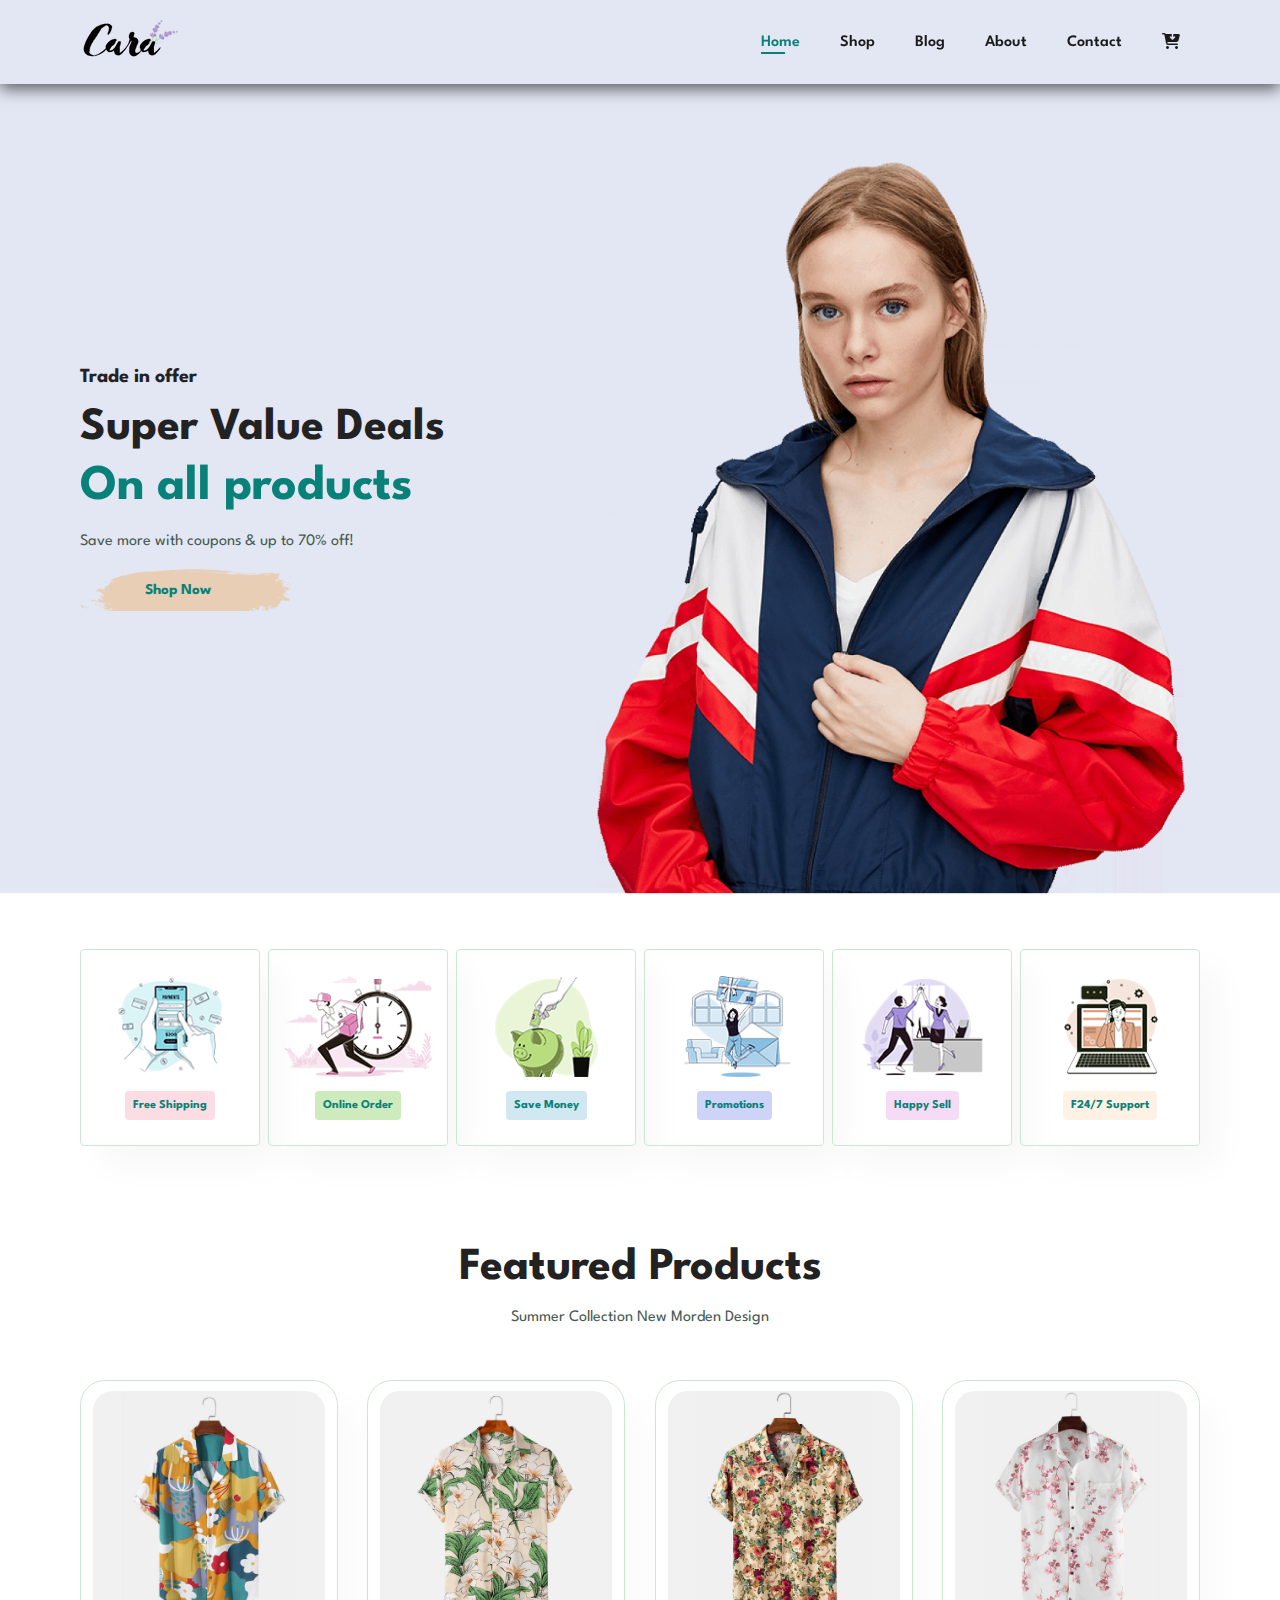
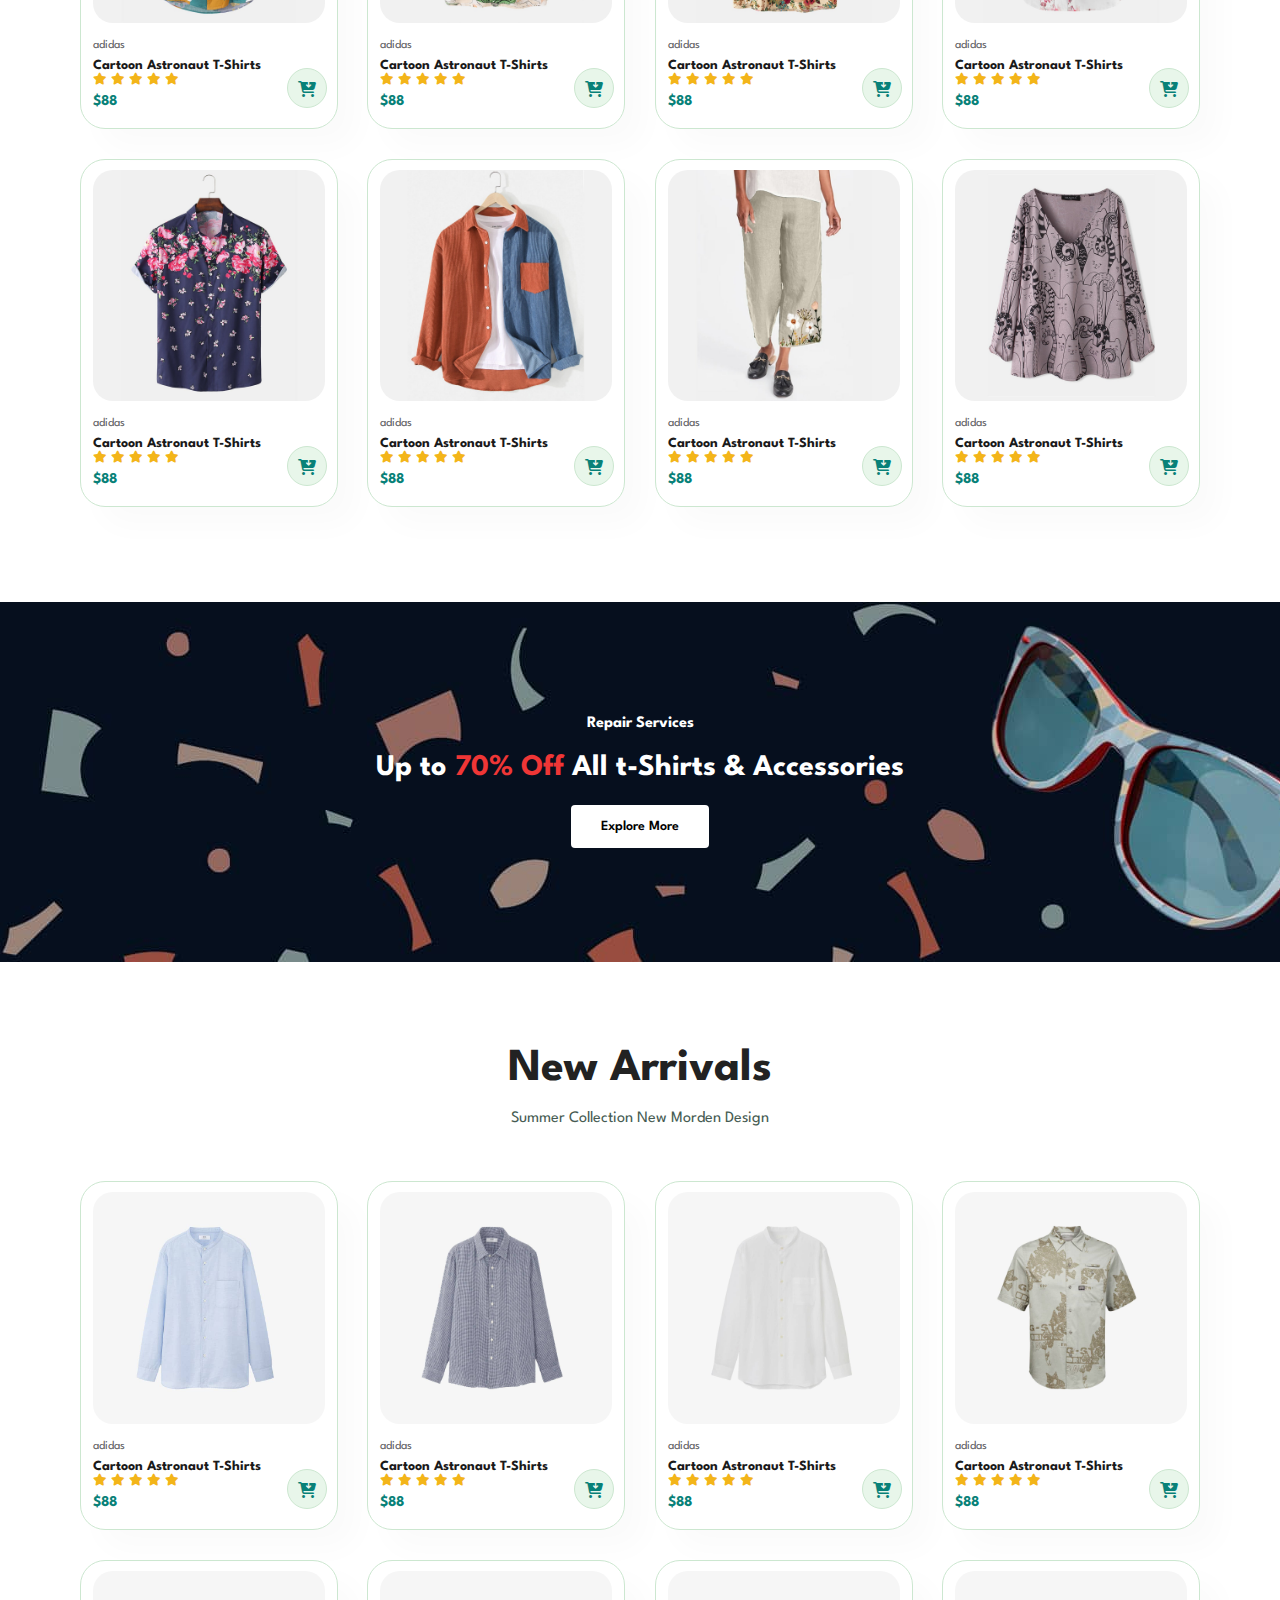
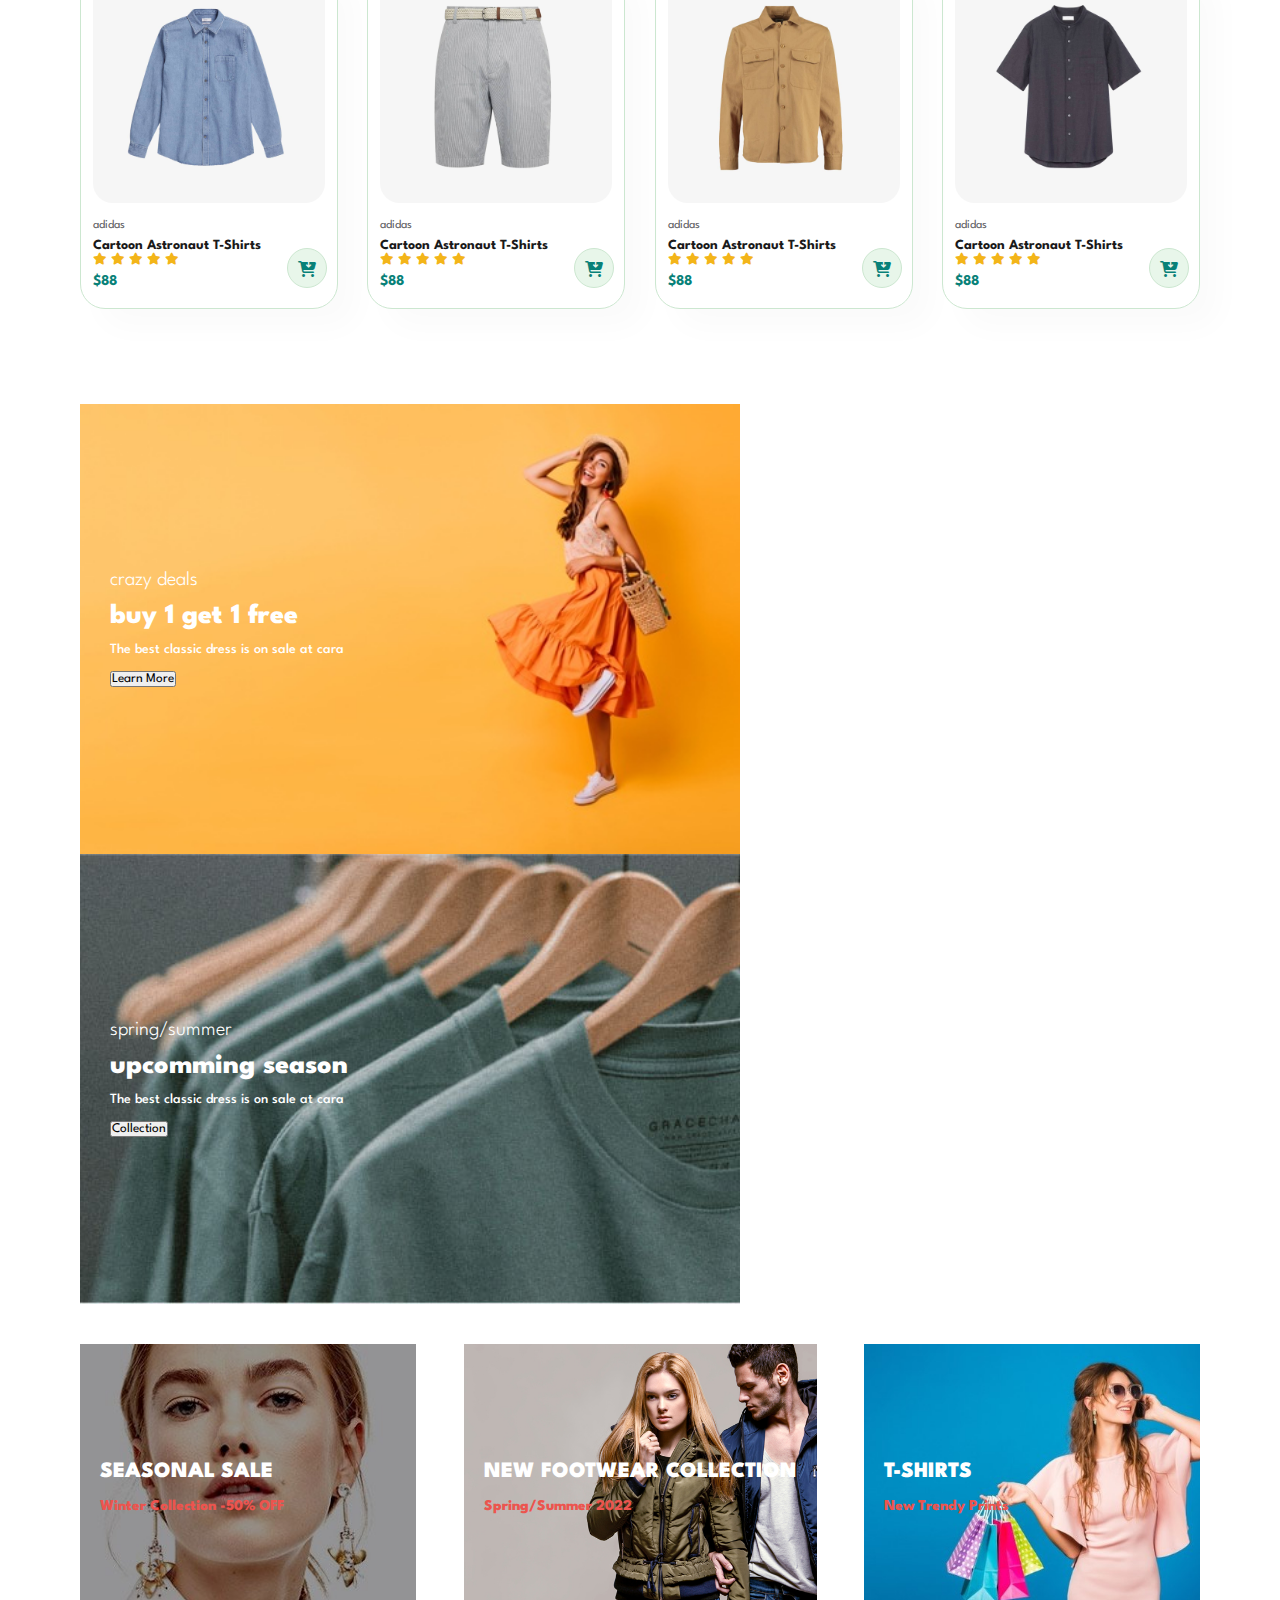
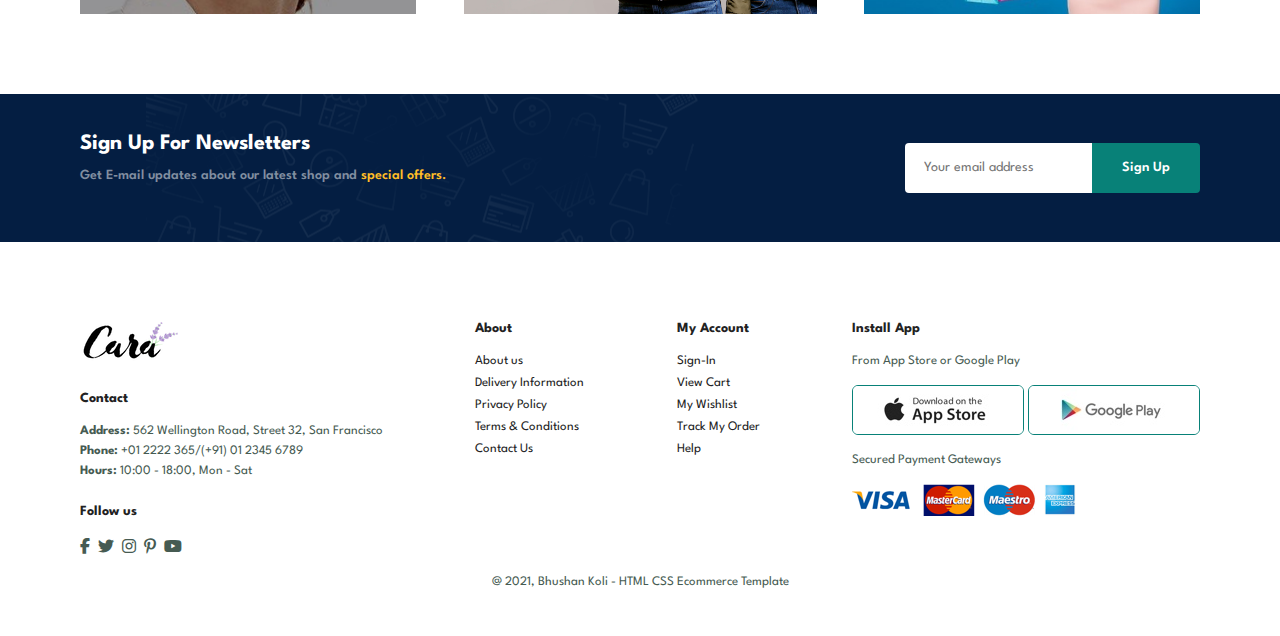
<file: index.html>
<!DOCTYPE html>
<html lang="en">

<head>
    <meta charset="UTF-8">
    <meta http-equiv="X-UA-Compatible" content="IE=edge">
    <meta name="viewport" content="width=device-width, initial-scale=1.0">
    <title>Cara Website</title>
    <link rel="stylesheet" href="https://cdnjs.cloudflare.com/ajax/libs/font-awesome/6.1.1/css/all.min.css">
    <link rel="stylesheet" href="style.css">
</head>

<body>
    <section id="header">
        <a href="#"><img src="img/logo.png" class="logo" alt="logo"></a>
        <div>
            <ul id="navbar">
                <li><a class="active" href="index.html">Home</a></li>
                <li><a href="shop.html">Shop</a></li>
                <li><a href="blog.html">Blog</a></li>
                <li><a href="about.html">About</a></li>
                <li><a href="contact.html">Contact</a></li>
                <li><a href="cart.html" id="cart-arrorw-down"><i class="fa-solid fa-cart-arrow-down"></i></a></li>
                <a href="#" id="close"><i class="fa-solid fa-xmark"></i></a>
            </ul>
        </div>
        <div id="mobile">
            <a href="cart.html"><i class="fa-solid fa-cart-arrow-down"></i></a>
            <i id="bar" class="fas fa-outdent"></i>
        </div>
    </section>

    <section id="hero">
        <h4>Trade in offer</h4>
        <h2>Super Value Deals</h2>
        <h1>On all products</h1>
        <p>Save more with coupons & up to 70% off! </p>
        <button>Shop Now</button>

    </section>

    <section id="feature" class="section-p1">
        <div class="fe-box">
            <img src="img/features/f1.png" alt="">
            <h6>Free Shipping</h6>
        </div>
        <div class="fe-box">
            <img src="img/features/f2.png" alt="">
            <h6>Online Order</h6>
        </div>
        <div class="fe-box">
            <img src="img/features/f3.png" alt="">
            <h6>Save Money</h6>
        </div>
        <div class="fe-box">
            <img src="img/features/f4.png" alt="">
            <h6>Promotions</h6>
        </div>
        <div class="fe-box">
            <img src="img/features/f5.png" alt="">
            <h6>Happy Sell</h6>
        </div>
        <div class="fe-box">
            <img src="img/features/f6.png" alt="">
            <h6>F24/7 Support</h6>
        </div>
    </section>

    <section id="product1" class="section-p1">
        <h2>Featured Products</h2>
        <p>Summer Collection New Morden Design</p>
        <div class="pro-container">
            <div class="pro">
                <img src="img/products/f1.jpg" alt="">
                <div class="des">
                    <span>adidas</span>
                    <h5>Cartoon Astronaut T-Shirts</h5>
                    <div class="star">
                        <i class="fas fa-star"></i>
                        <i class="fas fa-star"></i>
                        <i class="fas fa-star"></i>
                        <i class="fas fa-star"></i>
                        <i class="fas fa-star"></i>
                    </div>
                    <h4>$88</h4>
                </div>
                <a href=" "><i class="fa-solid fa-cart-arrow-down cart "></i></a>
            </div>
            <div class="pro">
                <img src="img/products/f2.jpg" alt="">
                <div class="des">
                    <span>adidas</span>
                    <h5>Cartoon Astronaut T-Shirts</h5>
                    <div class="star">
                        <i class="fas fa-star"></i>
                        <i class="fas fa-star"></i>
                        <i class="fas fa-star"></i>
                        <i class="fas fa-star"></i>
                        <i class="fas fa-star"></i>
                    </div>
                    <h4>$88</h4>
                </div>
                <a href=" "><i class="fa-solid fa-cart-arrow-down cart "></i></a>
            </div>
            <div class="pro">
                <img src="img/products/f3.jpg" alt="">
                <div class="des">
                    <span>adidas</span>
                    <h5>Cartoon Astronaut T-Shirts</h5>
                    <div class="star">
                        <i class="fas fa-star"></i>
                        <i class="fas fa-star"></i>
                        <i class="fas fa-star"></i>
                        <i class="fas fa-star"></i>
                        <i class="fas fa-star"></i>
                    </div>
                    <h4>$88</h4>
                </div>
                <a href=" "><i class="fa-solid fa-cart-arrow-down cart "></i></a>
            </div>
            <div class="pro">
                <img src="img/products/f4.jpg" alt="">
                <div class="des">
                    <span>adidas</span>
                    <h5>Cartoon Astronaut T-Shirts</h5>
                    <div class="star">
                        <i class="fas fa-star"></i>
                        <i class="fas fa-star"></i>
                        <i class="fas fa-star"></i>
                        <i class="fas fa-star"></i>
                        <i class="fas fa-star"></i>
                    </div>
                    <h4>$88</h4>
                </div>
                <a href=" "><i class="fa-solid fa-cart-arrow-down cart "></i></a>
            </div>
            <div class="pro">
                <img src="img/products/f5.jpg" alt="">
                <div class="des">
                    <span>adidas</span>
                    <h5>Cartoon Astronaut T-Shirts</h5>
                    <div class="star">
                        <i class="fas fa-star"></i>
                        <i class="fas fa-star"></i>
                        <i class="fas fa-star"></i>
                        <i class="fas fa-star"></i>
                        <i class="fas fa-star"></i>
                    </div>
                    <h4>$88</h4>
                </div>
                <a href=" "><i class="fa-solid fa-cart-arrow-down cart "></i></a>
            </div>
            <div class="pro">
                <img src="img/products/f6.jpg" alt="">
                <div class="des">
                    <span>adidas</span>
                    <h5>Cartoon Astronaut T-Shirts</h5>
                    <div class="star">
                        <i class="fas fa-star"></i>
                        <i class="fas fa-star"></i>
                        <i class="fas fa-star"></i>
                        <i class="fas fa-star"></i>
                        <i class="fas fa-star"></i>
                    </div>
                    <h4>$88</h4>
                </div>
                <a href=" "><i class="fa-solid fa-cart-arrow-down cart "></i></a>
            </div>
            <div class="pro">
                <img src="img/products/f7.jpg" alt="">
                <div class="des">
                    <span>adidas</span>
                    <h5>Cartoon Astronaut T-Shirts</h5>
                    <div class="star">
                        <i class="fas fa-star"></i>
                        <i class="fas fa-star"></i>
                        <i class="fas fa-star"></i>
                        <i class="fas fa-star"></i>
                        <i class="fas fa-star"></i>
                    </div>
                    <h4>$88</h4>
                </div>
                <a href=" "><i class="fa-solid fa-cart-arrow-down cart "></i></a>
            </div>
            <div class="pro">
                <img src="img/products/f8.jpg" alt="">
                <div class="des">
                    <span>adidas</span>
                    <h5>Cartoon Astronaut T-Shirts</h5>
                    <div class="star">
                        <i class="fas fa-star"></i>
                        <i class="fas fa-star"></i>
                        <i class="fas fa-star"></i>
                        <i class="fas fa-star"></i>
                        <i class="fas fa-star"></i>
                    </div>
                    <h4>$88</h4>
                </div>
                <a href=" "><i class="fa-solid fa-cart-arrow-down cart "></i></a>
            </div>

        </div>
    </section>

    <section id="banner" class="section-m1">
        <h4>Repair Services </h4>
        <h2>Up to <span>70% Off</span> All t-Shirts & Accessories</h2>
        <button class="normal">Explore More</button>
    </section>

    <section id="product1" class=" section-p1">
        <h2>New Arrivals</h2>
        <p>Summer Collection New Morden Design</p>
        <div class="pro-container">
            <div class="pro">
                <img src="img/products/n1.jpg" alt="">
                <div class="des">
                    <span>adidas</span>
                    <h5>Cartoon Astronaut T-Shirts</h5>
                    <div class="star">
                        <i class="fas fa-star"></i>
                        <i class="fas fa-star"></i>
                        <i class="fas fa-star"></i>
                        <i class="fas fa-star"></i>
                        <i class="fas fa-star"></i>
                    </div>
                    <h4>$88</h4>
                </div>
                <a href=" "><i class="fa-solid fa-cart-arrow-down cart "></i></a>
            </div>
            <div class="pro">
                <img src="img/products/n2.jpg" alt="">
                <div class="des">
                    <span>adidas</span>
                    <h5>Cartoon Astronaut T-Shirts</h5>
                    <div class="star">
                        <i class="fas fa-star"></i>
                        <i class="fas fa-star"></i>
                        <i class="fas fa-star"></i>
                        <i class="fas fa-star"></i>
                        <i class="fas fa-star"></i>
                    </div>
                    <h4>$88</h4>
                </div>
                <a href=" "><i class="fa-solid fa-cart-arrow-down cart "></i></a>
            </div>
            <div class="pro">
                <img src="img/products/n3.jpg" alt="">
                <div class="des">
                    <span>adidas</span>
                    <h5>Cartoon Astronaut T-Shirts</h5>
                    <div class="star">
                        <i class="fas fa-star"></i>
                        <i class="fas fa-star"></i>
                        <i class="fas fa-star"></i>
                        <i class="fas fa-star"></i>
                        <i class="fas fa-star"></i>
                    </div>
                    <h4>$88</h4>
                </div>
                <a href=" "><i class="fa-solid fa-cart-arrow-down cart "></i></a>
            </div>
            <div class="pro">
                <img src="img/products/n4.jpg" alt="">
                <div class="des">
                    <span>adidas</span>
                    <h5>Cartoon Astronaut T-Shirts</h5>
                    <div class="star">
                        <i class="fas fa-star"></i>
                        <i class="fas fa-star"></i>
                        <i class="fas fa-star"></i>
                        <i class="fas fa-star"></i>
                        <i class="fas fa-star"></i>
                    </div>
                    <h4>$88</h4>
                </div>
                <a href=" "><i class="fa-solid fa-cart-arrow-down cart "></i></a>
            </div>
            <div class="pro">
                <img src="img/products/n5.jpg" alt="">
                <div class="des">
                    <span>adidas</span>
                    <h5>Cartoon Astronaut T-Shirts</h5>
                    <div class="star">
                        <i class="fas fa-star"></i>
                        <i class="fas fa-star"></i>
                        <i class="fas fa-star"></i>
                        <i class="fas fa-star"></i>
                        <i class="fas fa-star"></i>
                    </div>
                    <h4>$88</h4>
                </div>
                <a href=" "><i class="fa-solid fa-cart-arrow-down cart "></i></a>
            </div>
            <div class="pro">
                <img src="img/products/n6.jpg" alt="">
                <div class="des">
                    <span>adidas</span>
                    <h5>Cartoon Astronaut T-Shirts</h5>
                    <div class="star">
                        <i class="fas fa-star"></i>
                        <i class="fas fa-star"></i>
                        <i class="fas fa-star"></i>
                        <i class="fas fa-star"></i>
                        <i class="fas fa-star"></i>
                    </div>
                    <h4>$88</h4>
                </div>
                <a href=" "><i class="fa-solid fa-cart-arrow-down cart "></i></a>
            </div>
            <div class="pro">
                <img src="img/products/n7.jpg" alt="">
                <div class="des">
                    <span>adidas</span>
                    <h5>Cartoon Astronaut T-Shirts</h5>
                    <div class="star">
                        <i class="fas fa-star"></i>
                        <i class="fas fa-star"></i>
                        <i class="fas fa-star"></i>
                        <i class="fas fa-star"></i>
                        <i class="fas fa-star"></i>
                    </div>
                    <h4>$88</h4>
                </div>
                <a href=" "><i class="fa-solid fa-cart-arrow-down cart "></i></a>
            </div>
            <div class="pro">
                <img src="img/products/n8.jpg" alt="">
                <div class="des">
                    <span>adidas</span>
                    <h5>Cartoon Astronaut T-Shirts</h5>
                    <div class="star">
                        <i class="fas fa-star"></i>
                        <i class="fas fa-star"></i>
                        <i class="fas fa-star"></i>
                        <i class="fas fa-star"></i>
                        <i class="fas fa-star"></i>
                    </div>
                    <h4>$88</h4>
                </div>
                <a href=" "><i class="fa-solid fa-cart-arrow-down cart "></i></a>
            </div>

        </div>
    </section>

    <section id="sm-banner" class="section-p1">
        <div class="banner-box">
            <h4>crazy deals</h4>
            <h2>buy 1 get 1 free</h2>
            <span>The best classic dress is on sale at cara</span>
            <button class="white">Learn More</button>
        </div>
        <div class="banner-box banner-box2">
            <h4>spring/summer</h4>
            <h2>upcomming season</h2>
            <span>The best classic dress is on sale at cara</span>
            <button class="white">Collection</button>
        </div>
    </section>

    <section id="banner3">
        <div class="banner-box">
            <h2>SEASONAL SALE</h2>
            <h3>Winter Collection -50% OFF</h3>
        </div>
        <div class="banner-box banner-box2">
            <h2>NEW FOOTWEAR COLLECTION </h2>
            <h3>Spring/Summer 2022</h3>
        </div>
        <div class="banner-box banner-box3">
            <h2>T-SHIRTS</h2>
            <h3>New Trendy Prints</h3>
        </div>
    </section>

    <section id="newsletter" class="section-p1 section-m1">
        <div class="newstext">
            <h4>Sign Up For Newsletters</h4>
            <p>Get E-mail updates about our latest shop and <span>special offers.</span>
            </p>
        </div>
        <div class="form">
            <input type="text" placeholder="Your email address">
            <button class="normal">Sign Up</button>
        </div>
    </section>

    <footer class="section-p1">
        <div class="col">
            <img class="logo" src="img/logo.png" alt="">
            <h4>Contact</h4>
            <p><strong>Address: </strong> 562 Wellington Road, Street 32, San Francisco</p>
            <p><strong>Phone:</strong> +01 2222 365/(+91) 01 2345 6789</p>
            <p><strong>Hours:</strong> 10:00 - 18:00, Mon - Sat</p>
            <div class="follow">
                <h4>Follow us</h4>
                <div class="icon">
                    <i class="fab fa-facebook-f"></i>
                    <i class="fab fa-twitter"></i>
                    <i class="fab fa-instagram"></i>
                    <i class="fab fa-pinterest-p"></i>
                    <i class="fab fa-youtube"></i>
                </div>
            </div>
        </div>
        <div class="col">
            <h4>About</h4>
            <a href="#">About us</a>
            <a href="#">Delivery Information</a>
            <a href="#">Privacy Policy</a>
            <a href="#">Terms & Conditions</a>
            <a href="#">Contact Us</a>
        </div>
        <div class="col">
            <h4>My Account</h4>
            <a href="#">Sign-In</a>
            <a href="#">View Cart</a>
            <a href="#">My Wishlist</a>
            <a href="#">Track My Order</a>
            <a href="#">Help</a>
        </div>
        <div class="col install">
            <h4>Install App</h4>
            <p>From App Store or Google Play</p>
            <div class="row">
                <img src="img/pay/app.jpg" alt="">
                <img src="img/pay/play.jpg" alt="">
            </div>
            <p>Secured Payment Gateways </p>
            <img src="img/pay/pay.png" alt="">
        </div>
        <div class="copyright">
            <p>@ 2021, Bhushan Koli - HTML CSS Ecommerce Template</p>
        </div>
    </footer>


    <script src="script.js"></script>
</body>

</html>
</file>
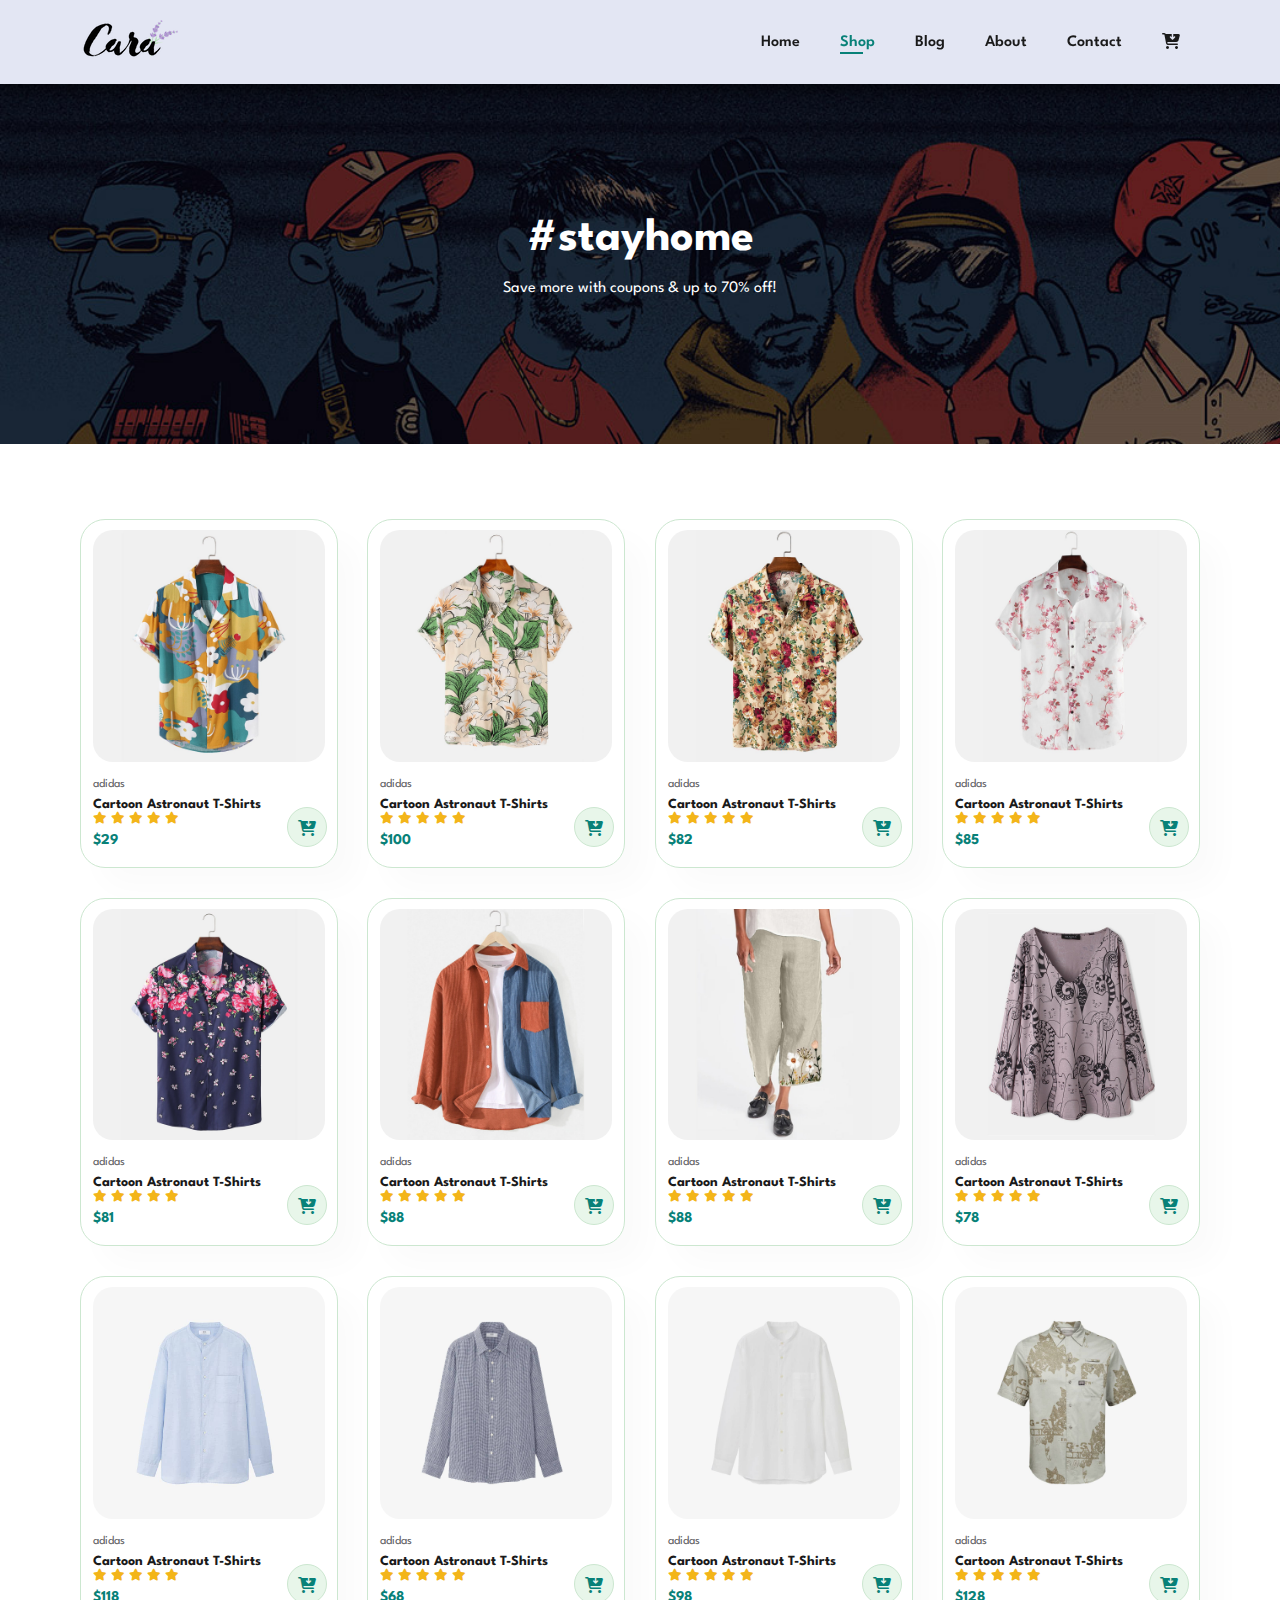
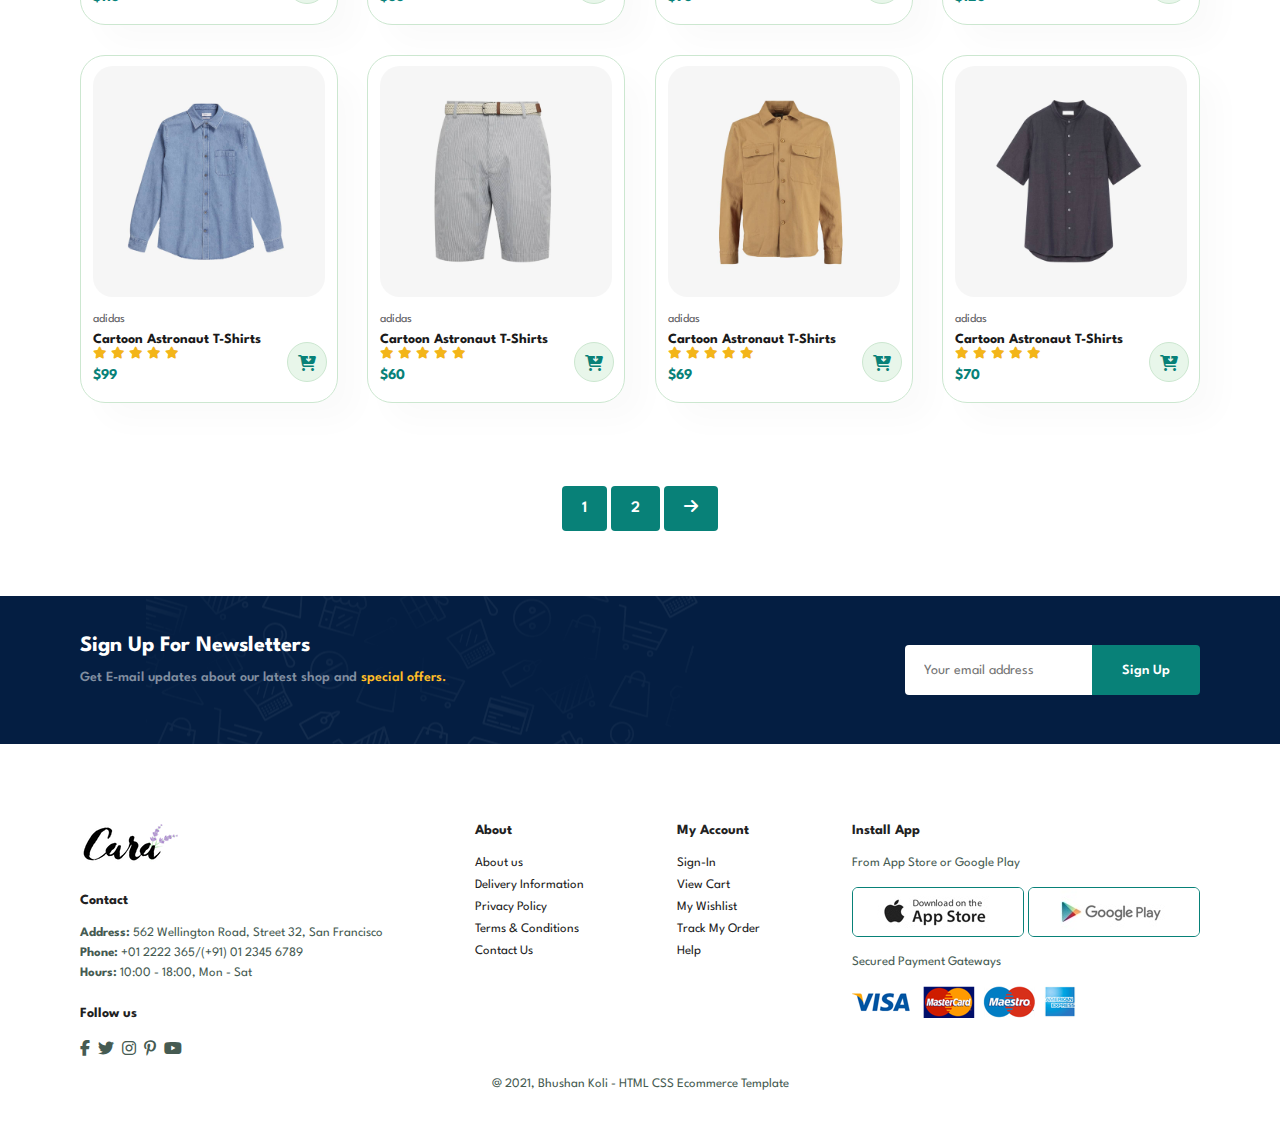
<file: shop.html>
<!DOCTYPE html>
<html lang="en">

<head>
    <meta charset="UTF-8">
    <meta http-equiv="X-UA-Compatible" content="IE=edge">
    <meta name="viewport" content="width=device-width, initial-scale=1.0">
    <title>Cara Website</title>
    <link rel="stylesheet" href="https://cdnjs.cloudflare.com/ajax/libs/font-awesome/6.1.1/css/all.min.css">
    <link rel="stylesheet" href="style.css">
</head>

<body>
    <section id="header">
        <a href="#"><img src="img/logo.png" class="logo" alt="logo"></a>
        <div>
            <ul id="navbar">
                <li><a href="index.html">Home</a></li>
                <li><a class="active" href="shop.html">Shop</a></li>
                <li><a href="blog.html">Blog</a></li>
                <li><a href="about.html">About</a></li>
                <li><a href="contact.html">Contact</a></li>
                <li><a href="cart.html" id="cart-arrorw-down"><i class="fa-solid fa-cart-arrow-down"></i></a></li>
                <a href="#" id="close"><i class="fa-solid fa-xmark"></i></a>
            </ul>
        </div>
        <div id="mobile">
            <a href="cart.html"><i class="fa-solid fa-cart-arrow-down"></i></a>
            <i id="bar" class="fas fa-outdent"></i>
        </div>
    </section>

    <section id="page-header">
        <h2>#stayhome</h2>
        <p>Save more with coupons & up to 70% off! </p>
    </section>


    <section id="product1" class="section-p1">
        <div class="pro-container">
            <div class="pro">
                <img src="img/products/f1.jpg" alt="">
                <div class="des">
                    <span>adidas</span>
                    <h5>Cartoon Astronaut T-Shirts</h5>
                    <div class="star">
                        <i class="fas fa-star"></i>
                        <i class="fas fa-star"></i>
                        <i class="fas fa-star"></i>
                        <i class="fas fa-star"></i>
                        <i class="fas fa-star"></i>
                    </div>
                    <h4>$29</h4>
                </div>
                <a href=" "><i class="fa-solid fa-cart-arrow-down cart "></i></a>
            </div>
            <div class="pro">
                <img src="img/products/f2.jpg" alt="">
                <div class="des">
                    <span>adidas</span>
                    <h5>Cartoon Astronaut T-Shirts</h5>
                    <div class="star">
                        <i class="fas fa-star"></i>
                        <i class="fas fa-star"></i>
                        <i class="fas fa-star"></i>
                        <i class="fas fa-star"></i>
                        <i class="fas fa-star"></i>
                    </div>
                    <h4>$100</h4>
                </div>
                <a href=" "><i class="fa-solid fa-cart-arrow-down cart "></i></a>
            </div>
            <div class="pro">
                <img src="img/products/f3.jpg" alt="">
                <div class="des">
                    <span>adidas</span>
                    <h5>Cartoon Astronaut T-Shirts</h5>
                    <div class="star">
                        <i class="fas fa-star"></i>
                        <i class="fas fa-star"></i>
                        <i class="fas fa-star"></i>
                        <i class="fas fa-star"></i>
                        <i class="fas fa-star"></i>
                    </div>
                    <h4>$82</h4>
                </div>
                <a href=" "><i class="fa-solid fa-cart-arrow-down cart "></i></a>
            </div>
            <div class="pro">
                <img src="img/products/f4.jpg" alt="">
                <div class="des">
                    <span>adidas</span>
                    <h5>Cartoon Astronaut T-Shirts</h5>
                    <div class="star">
                        <i class="fas fa-star"></i>
                        <i class="fas fa-star"></i>
                        <i class="fas fa-star"></i>
                        <i class="fas fa-star"></i>
                        <i class="fas fa-star"></i>
                    </div>
                    <h4>$85</h4>
                </div>
                <a href=" "><i class="fa-solid fa-cart-arrow-down cart "></i></a>
            </div>
            <div class="pro">
                <img src="img/products/f5.jpg" alt="">
                <div class="des">
                    <span>adidas</span>
                    <h5>Cartoon Astronaut T-Shirts</h5>
                    <div class="star">
                        <i class="fas fa-star"></i>
                        <i class="fas fa-star"></i>
                        <i class="fas fa-star"></i>
                        <i class="fas fa-star"></i>
                        <i class="fas fa-star"></i>
                    </div>
                    <h4>$81</h4>
                </div>
                <a href=" "><i class="fa-solid fa-cart-arrow-down cart "></i></a>
            </div>
            <div class="pro">
                <img src="img/products/f6.jpg" alt="">
                <div class="des">
                    <span>adidas</span>
                    <h5>Cartoon Astronaut T-Shirts</h5>
                    <div class="star">
                        <i class="fas fa-star"></i>
                        <i class="fas fa-star"></i>
                        <i class="fas fa-star"></i>
                        <i class="fas fa-star"></i>
                        <i class="fas fa-star"></i>
                    </div>
                    <h4>$88</h4>
                </div>
                <a href=" "><i class="fa-solid fa-cart-arrow-down cart "></i></a>
            </div>
            <div class="pro">
                <img src="img/products/f7.jpg" alt="">
                <div class="des">
                    <span>adidas</span>
                    <h5>Cartoon Astronaut T-Shirts</h5>
                    <div class="star">
                        <i class="fas fa-star"></i>
                        <i class="fas fa-star"></i>
                        <i class="fas fa-star"></i>
                        <i class="fas fa-star"></i>
                        <i class="fas fa-star"></i>
                    </div>
                    <h4>$88</h4>
                </div>
                <a href=" "><i class="fa-solid fa-cart-arrow-down cart "></i></a>
            </div>
            <div class="pro">
                <img src="img/products/f8.jpg" alt="">
                <div class="des">
                    <span>adidas</span>
                    <h5>Cartoon Astronaut T-Shirts</h5>
                    <div class="star">
                        <i class="fas fa-star"></i>
                        <i class="fas fa-star"></i>
                        <i class="fas fa-star"></i>
                        <i class="fas fa-star"></i>
                        <i class="fas fa-star"></i>
                    </div>
                    <h4>$78</h4>
                </div>
                <a href=" "><i class="fa-solid fa-cart-arrow-down cart "></i></a>
            </div>
            <div class="pro">
                <img src="img/products/n1.jpg" alt="">
                <div class="des">
                    <span>adidas</span>
                    <h5>Cartoon Astronaut T-Shirts</h5>
                    <div class="star">
                        <i class="fas fa-star"></i>
                        <i class="fas fa-star"></i>
                        <i class="fas fa-star"></i>
                        <i class="fas fa-star"></i>
                        <i class="fas fa-star"></i>
                    </div>
                    <h4>$118</h4>
                </div>
                <a href=" "><i class="fa-solid fa-cart-arrow-down cart "></i></a>
            </div>
            <div class="pro">
                <img src="img/products/n2.jpg" alt="">
                <div class="des">
                    <span>adidas</span>
                    <h5>Cartoon Astronaut T-Shirts</h5>
                    <div class="star">
                        <i class="fas fa-star"></i>
                        <i class="fas fa-star"></i>
                        <i class="fas fa-star"></i>
                        <i class="fas fa-star"></i>
                        <i class="fas fa-star"></i>
                    </div>
                    <h4>$68</h4>
                </div>
                <a href=" "><i class="fa-solid fa-cart-arrow-down cart "></i></a>
            </div>
            <div class="pro">
                <img src="img/products/n3.jpg" alt="">
                <div class="des">
                    <span>adidas</span>
                    <h5>Cartoon Astronaut T-Shirts</h5>
                    <div class="star">
                        <i class="fas fa-star"></i>
                        <i class="fas fa-star"></i>
                        <i class="fas fa-star"></i>
                        <i class="fas fa-star"></i>
                        <i class="fas fa-star"></i>
                    </div>
                    <h4>$98</h4>
                </div>
                <a href=" "><i class="fa-solid fa-cart-arrow-down cart "></i></a>
            </div>
            <div class="pro">
                <img src="img/products/n4.jpg" alt="">
                <div class="des">
                    <span>adidas</span>
                    <h5>Cartoon Astronaut T-Shirts</h5>
                    <div class="star">
                        <i class="fas fa-star"></i>
                        <i class="fas fa-star"></i>
                        <i class="fas fa-star"></i>
                        <i class="fas fa-star"></i>
                        <i class="fas fa-star"></i>
                    </div>
                    <h4>$128</h4>
                </div>
                <a href=" "><i class="fa-solid fa-cart-arrow-down cart "></i></a>
            </div>
            <div class="pro">
                <img src="img/products/n5.jpg" alt="">
                <div class="des">
                    <span>adidas</span>
                    <h5>Cartoon Astronaut T-Shirts</h5>
                    <div class="star">
                        <i class="fas fa-star"></i>
                        <i class="fas fa-star"></i>
                        <i class="fas fa-star"></i>
                        <i class="fas fa-star"></i>
                        <i class="fas fa-star"></i>
                    </div>
                    <h4>$99</h4>
                </div>
                <a href=" "><i class="fa-solid fa-cart-arrow-down cart "></i></a>
            </div>
            <div class="pro">
                <img src="img/products/n6.jpg" alt="">
                <div class="des">
                    <span>adidas</span>
                    <h5>Cartoon Astronaut T-Shirts</h5>
                    <div class="star">
                        <i class="fas fa-star"></i>
                        <i class="fas fa-star"></i>
                        <i class="fas fa-star"></i>
                        <i class="fas fa-star"></i>
                        <i class="fas fa-star"></i>
                    </div>
                    <h4>$60</h4>
                </div>
                <a href=" "><i class="fa-solid fa-cart-arrow-down cart "></i></a>
            </div>
            <div class="pro">
                <img src="img/products/n7.jpg" alt="">
                <div class="des">
                    <span>adidas</span>
                    <h5>Cartoon Astronaut T-Shirts</h5>
                    <div class="star">
                        <i class="fas fa-star"></i>
                        <i class="fas fa-star"></i>
                        <i class="fas fa-star"></i>
                        <i class="fas fa-star"></i>
                        <i class="fas fa-star"></i>
                    </div>
                    <h4>$69</h4>
                </div>
                <a href=" "><i class="fa-solid fa-cart-arrow-down cart "></i></a>
            </div>
            <div class="pro">
                <img src="img/products/n8.jpg" alt="">
                <div class="des">
                    <span>adidas</span>
                    <h5>Cartoon Astronaut T-Shirts</h5>
                    <div class="star">
                        <i class="fas fa-star"></i>
                        <i class="fas fa-star"></i>
                        <i class="fas fa-star"></i>
                        <i class="fas fa-star"></i>
                        <i class="fas fa-star"></i>
                    </div>
                    <h4>$70</h4>
                </div>
                <a href=" "><i class="fa-solid fa-cart-arrow-down cart "></i></a>
            </div>
        </div>
    </section>

    <section id="pagination" class="section-p1">
        <a href="#">1</a>
        <a href="#">2</a>
        <a href="#"><i class="fa-solid fa-arrow-right"></i></a>
    </section>

    <section id="newsletter" class="section-p1 section-m1">
        <div class="newstext">
            <h4>Sign Up For Newsletters</h4>
            <p>Get E-mail updates about our latest shop and <span>special offers.</span>
            </p>
        </div>
        <div class="form">
            <input type="text" placeholder="Your email address">
            <button class="normal">Sign Up</button>
        </div>
    </section>

    <footer class="section-p1">
        <div class="col">
            <img class="logo" src="img/logo.png" alt="">
            <h4>Contact</h4>
            <p><strong>Address: </strong> 562 Wellington Road, Street 32, San Francisco</p>
            <p><strong>Phone:</strong> +01 2222 365/(+91) 01 2345 6789</p>
            <p><strong>Hours:</strong> 10:00 - 18:00, Mon - Sat</p>
            <div class="follow">
                <h4>Follow us</h4>
                <div class="icon">
                    <i class="fab fa-facebook-f"></i>
                    <i class="fab fa-twitter"></i>
                    <i class="fab fa-instagram"></i>
                    <i class="fab fa-pinterest-p"></i>
                    <i class="fab fa-youtube"></i>
                </div>
            </div>
        </div>
        <div class="col">
            <h4>About</h4>
            <a href="#">About us</a>
            <a href="#">Delivery Information</a>
            <a href="#">Privacy Policy</a>
            <a href="#">Terms & Conditions</a>
            <a href="#">Contact Us</a>
        </div>
        <div class="col">
            <h4>My Account</h4>
            <a href="#">Sign-In</a>
            <a href="#">View Cart</a>
            <a href="#">My Wishlist</a>
            <a href="#">Track My Order</a>
            <a href="#">Help</a>
        </div>
        <div class="col install">
            <h4>Install App</h4>
            <p>From App Store or Google Play</p>
            <div class="row">
                <img src="img/pay/app.jpg" alt="">
                <img src="img/pay/play.jpg" alt="">
            </div>
            <p>Secured Payment Gateways </p>
            <img src="img/pay/pay.png" alt="">
        </div>
        <div class="copyright">
            <p>@ 2021, Bhushan Koli - HTML CSS Ecommerce Template</p>
        </div>
    </footer>


    <script src="script.js"></script>
</body>

</html>
</file>
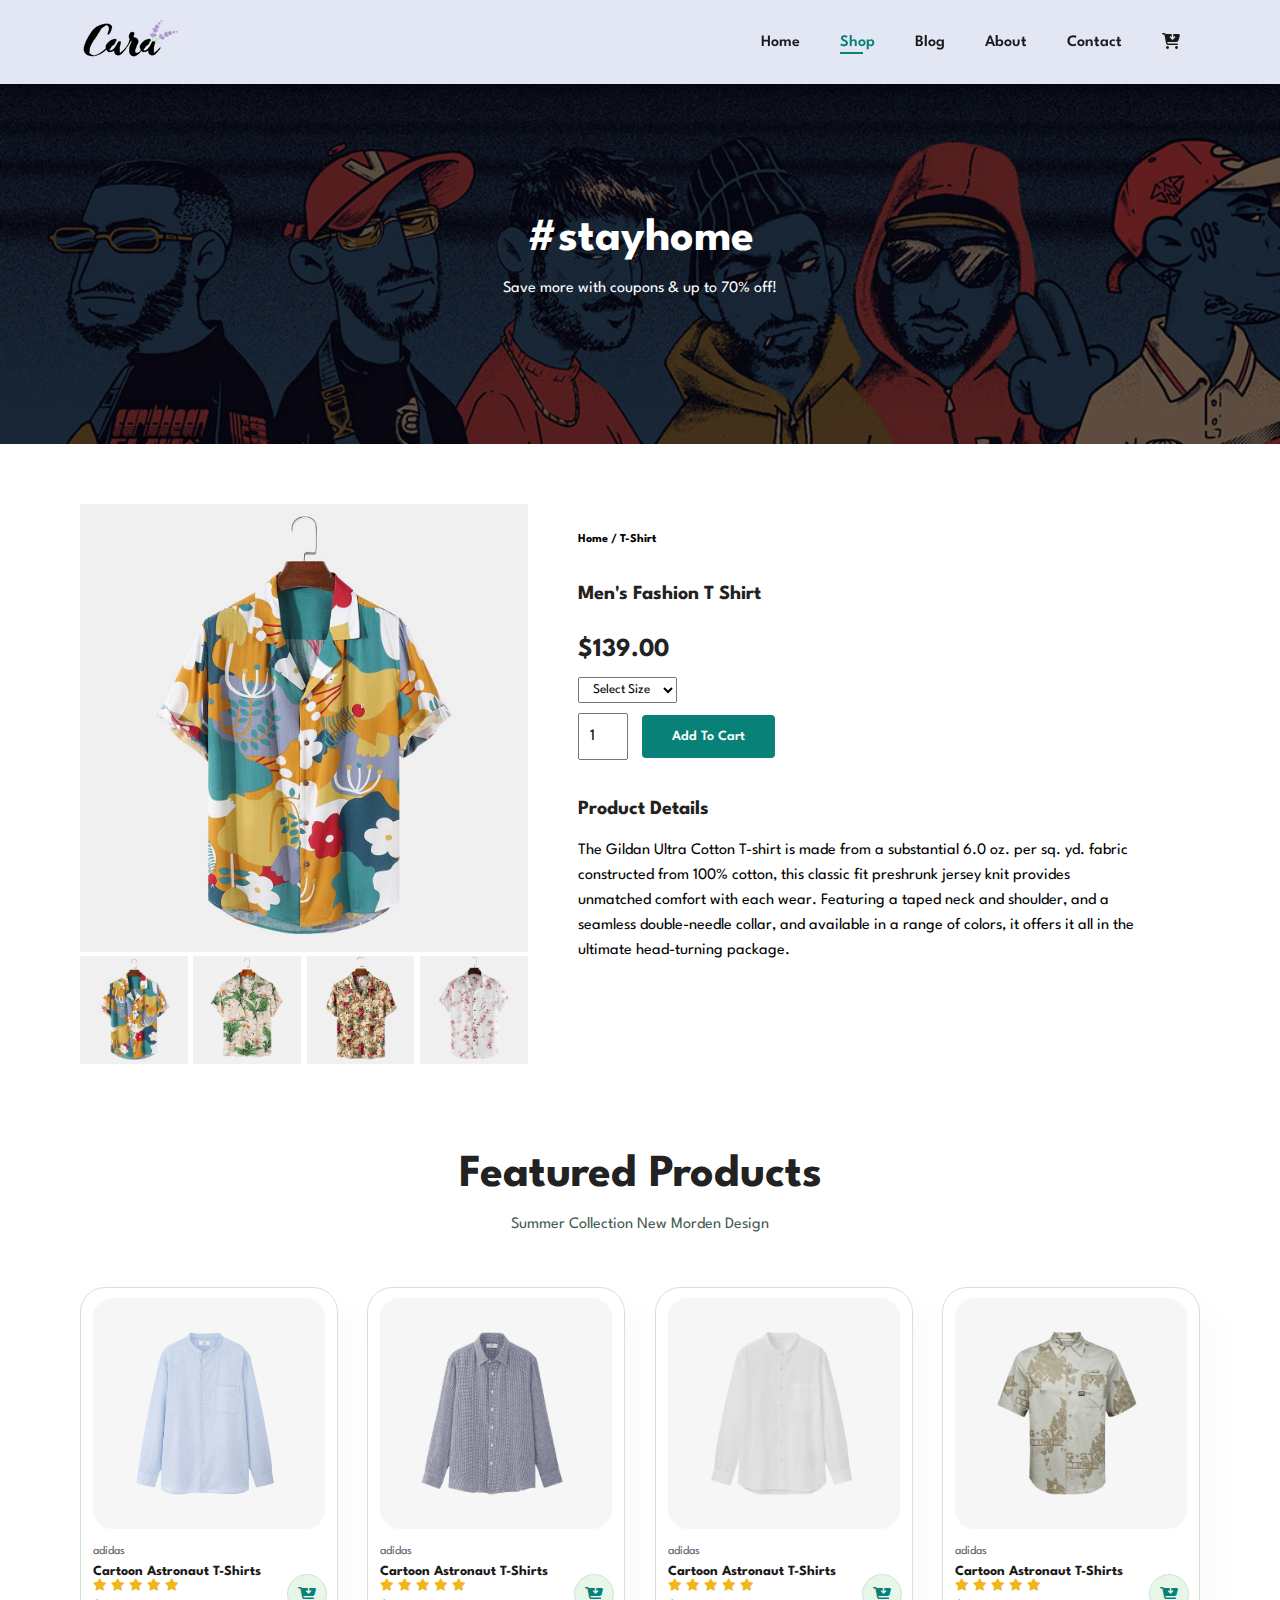
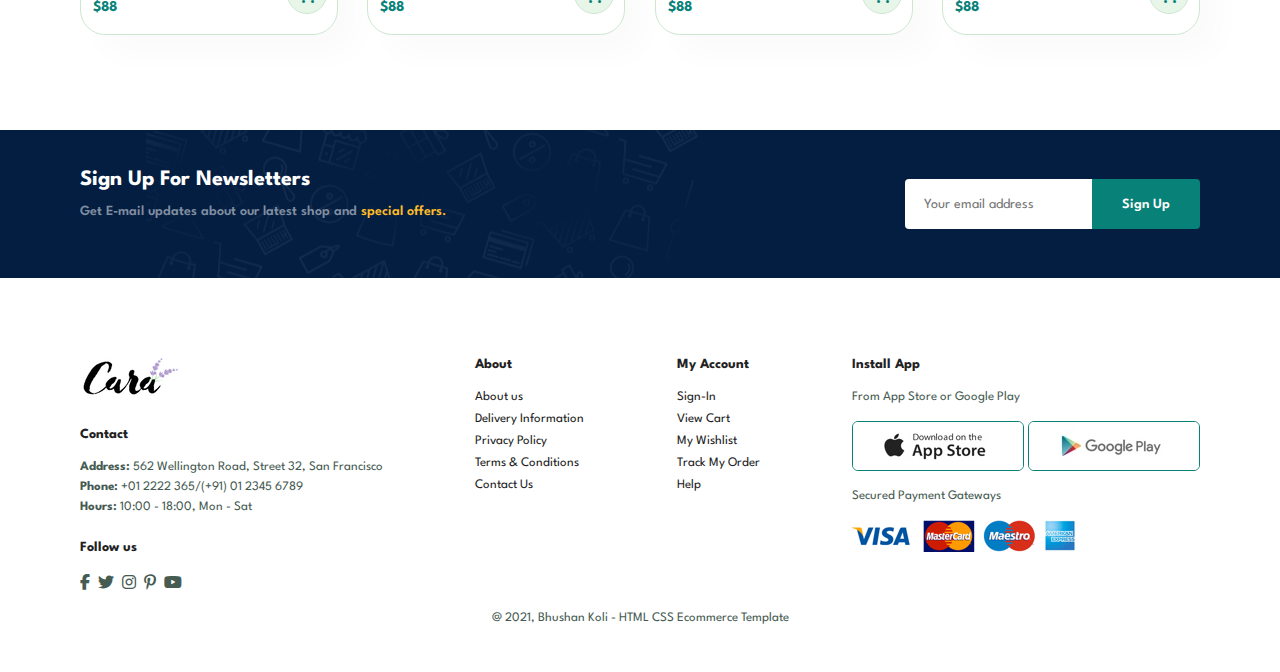
<file: sproduct.html>
<!DOCTYPE html>
<html lang="en">

<head>
    <meta charset="UTF-8">
    <meta http-equiv="X-UA-Compatible" content="IE=edge">
    <meta name="viewport" content="width=device-width, initial-scale=1.0">
    <title>Cara Website</title>
    <link rel="stylesheet" href="https://cdnjs.cloudflare.com/ajax/libs/font-awesome/6.1.1/css/all.min.css">
    <link rel="stylesheet" href="style.css">
</head>

<body>
    <section id="header">
        <a href="#"><img src="img/logo.png" class="logo" alt="logo"></a>
        <div>
            <ul id="navbar">
                <li><a href="index.html">Home</a></li>
                <li><a class="active" href="shop.html">Shop</a></li>
                <li><a href="blog.html">Blog</a></li>
                <li><a href="about.html">About</a></li>
                <li><a href="contact.html">Contact</a></li>
                <li><a href="cart.html" id="cart-arrorw-down"><i class="fa-solid fa-cart-arrow-down"></i></a></li>
                <a href="#" id="close"><i class="fa-solid fa-xmark"></i></a>
            </ul>
        </div>
        <div id="mobile">
            <a href="cart.html"><i class="fa-solid fa-cart-arrow-down"></i></a>
            <i id="bar" class="fas fa-outdent"></i>
        </div>
    </section>

    <section id="page-header">
        <h2>#stayhome</h2>
        <p>Save more with coupons & up to 70% off! </p>
    </section>

    <section id="prodetails" class="section-p1">
        <div class="single-pro-image">
            <img src="img/products/f1.jpg" width="100%" id="MainImg" alt="">
            <div class="small-img-group">
                <div class="small-img-col">
                    <img src="img/products/f1.jpg" width="100%" class="small-img" alt="">
                </div>
                <div class="small-img-col">
                    <img src="img/products/f2.jpg" width="100%" class="small-img" alt="">
                </div>
                <div class="small-img-col">
                    <img src="img/products/f3.jpg" width="100%" class="small-img" alt="">
                </div>
                <div class="small-img-col">
                    <img src="img/products/f4.jpg" width="100%" class="small-img" alt="">
                </div>
            </div>
        </div>

        <div class="single-pro-details">
            <h6>Home / T-Shirt</h6>
            <h4>Men's Fashion T Shirt</h4>
            <h2>$139.00</h2>
            <select>
                <option>Select Size</option>
                <option>XL</option>
                <option>XXL</option>
                <option>Small</option>
                <option>Large</option>
            </select>
            <input type="number" value="1">
            <button class="normal">Add To Cart</button>
            <h4>Product Details</h4>
            <span>The Gildan Ultra Cotton T-shirt is made from a substantial 6.0 oz. per
                sq. yd. fabric constructed from 100% cotton, this classic fit preshrunk jersey
                knit provides unmatched comfort with each wear. Featuring a taped neck and
                shoulder, and a seamless double-needle collar, and available in a range of
                colors, it offers it all in the ultimate head-turning package.
            </span>
        </div>

    </section>

    <section id="product1" class=" section-p1">
        <h2>Featured Products</h2>
        <p>Summer Collection New Morden Design</p>
        <div class="pro-container">
            <div class="pro">
                <img src="img/products/n1.jpg" alt="">
                <div class="des">
                    <span>adidas</span>
                    <h5>Cartoon Astronaut T-Shirts</h5>
                    <div class="star">
                        <i class="fas fa-star"></i>
                        <i class="fas fa-star"></i>
                        <i class="fas fa-star"></i>
                        <i class="fas fa-star"></i>
                        <i class="fas fa-star"></i>
                    </div>
                    <h4>$88</h4>
                </div>
                <a href=" "><i class="fa-solid fa-cart-arrow-down cart "></i></a>
            </div>
            <div class="pro">
                <img src="img/products/n2.jpg" alt="">
                <div class="des">
                    <span>adidas</span>
                    <h5>Cartoon Astronaut T-Shirts</h5>
                    <div class="star">
                        <i class="fas fa-star"></i>
                        <i class="fas fa-star"></i>
                        <i class="fas fa-star"></i>
                        <i class="fas fa-star"></i>
                        <i class="fas fa-star"></i>
                    </div>
                    <h4>$88</h4>
                </div>
                <a href=" "><i class="fa-solid fa-cart-arrow-down cart "></i></a>
            </div>
            <div class="pro">
                <img src="img/products/n3.jpg" alt="">
                <div class="des">
                    <span>adidas</span>
                    <h5>Cartoon Astronaut T-Shirts</h5>
                    <div class="star">
                        <i class="fas fa-star"></i>
                        <i class="fas fa-star"></i>
                        <i class="fas fa-star"></i>
                        <i class="fas fa-star"></i>
                        <i class="fas fa-star"></i>
                    </div>
                    <h4>$88</h4>
                </div>
                <a href=" "><i class="fa-solid fa-cart-arrow-down cart "></i></a>
            </div>
            <div class="pro">
                <img src="img/products/n4.jpg" alt="">
                <div class="des">
                    <span>adidas</span>
                    <h5>Cartoon Astronaut T-Shirts</h5>
                    <div class="star">
                        <i class="fas fa-star"></i>
                        <i class="fas fa-star"></i>
                        <i class="fas fa-star"></i>
                        <i class="fas fa-star"></i>
                        <i class="fas fa-star"></i>
                    </div>
                    <h4>$88</h4>
                </div>
                <a href=" "><i class="fa-solid fa-cart-arrow-down cart "></i></a>
            </div>
        </div>
    </section>

    <section id="newsletter" class="section-p1 section-m1">
        <div class="newstext">
            <h4>Sign Up For Newsletters</h4>
            <p>Get E-mail updates about our latest shop and <span>special offers.</span>
            </p>
        </div>
        <div class="form">
            <input type="text" placeholder="Your email address">
            <button class="normal">Sign Up</button>
        </div>
    </section>

    <footer class="section-p1">
        <div class="col">
            <img class="logo" src="img/logo.png" alt="">
            <h4>Contact</h4>
            <p><strong>Address: </strong> 562 Wellington Road, Street 32, San Francisco</p>
            <p><strong>Phone:</strong> +01 2222 365/(+91) 01 2345 6789</p>
            <p><strong>Hours:</strong> 10:00 - 18:00, Mon - Sat</p>
            <div class="follow">
                <h4>Follow us</h4>
                <div class="icon">
                    <i class="fab fa-facebook-f"></i>
                    <i class="fab fa-twitter"></i>
                    <i class="fab fa-instagram"></i>
                    <i class="fab fa-pinterest-p"></i>
                    <i class="fab fa-youtube"></i>
                </div>
            </div>
        </div>
        <div class="col">
            <h4>About</h4>
            <a href="#">About us</a>
            <a href="#">Delivery Information</a>
            <a href="#">Privacy Policy</a>
            <a href="#">Terms & Conditions</a>
            <a href="#">Contact Us</a>
        </div>
        <div class="col">
            <h4>My Account</h4>
            <a href="#">Sign-In</a>
            <a href="#">View Cart</a>
            <a href="#">My Wishlist</a>
            <a href="#">Track My Order</a>
            <a href="#">Help</a>
        </div>
        <div class="col install">
            <h4>Install App</h4>
            <p>From App Store or Google Play</p>
            <div class="row">
                <img src="img/pay/app.jpg" alt="">
                <img src="img/pay/play.jpg" alt="">
            </div>
            <p>Secured Payment Gateways </p>
            <img src="img/pay/pay.png" alt="">
        </div>
        <div class="copyright">
            <p>@ 2021, Bhushan Koli - HTML CSS Ecommerce Template</p>
        </div>
    </footer>


    <script src="script.js"></script>
</body>
<script>
    var MainImg = 
</script>

</html>
</file>
<file: style.css>
@import url("https://fonts.googleapis.com/css2?family=Spartan:wght@100; 200; 300; 400; 500;600; 700; 800; 900&display=swap");

* {
  margin: 0;
  padding: 0;
  box-sizing: border-box;
  font-family: "Spartan", sans-serif;
}

h1 {
  font-size: 50px;
  line-height: 64px;
  color: #222;
}

h2 {
  font-size: 46px;
  line-height: 54px;
  color: #222;
}

h4 {
  font-size: 20px;
  color: #222;
}

h6 {
  font-weight: 700;
  font-size: 12px;
}

p {
  font-size: 16px;
  color: #465b52;
  margin: 15px 0 20px 0;
}

.section-p1 {
  padding: 40px 80px;
}

.section-m1 {
  margin: 40px 0;
}

button.normal {
  font-size: 14px;
  font-weight: 600;
  padding: 15px 30px;
  color: #000;
  background-color: #fff;
  border-radius: 4px;
  cursor: pointer;
  border: none;
  outline: none;
  transition: 0.2s;
}

body {
  width: 100%;
}

/* Header */
#header {
  display: flex;
  align-items: center;
  justify-content: space-between;
  padding: 20px 80px;
  background-color: #e3e6f3;
  box-shadow: 0 5px 15px rgba(0, 0, 0, 0.6);
  z-index: 999;
  position: sticky;
  top: 0;
  left: 0;
}

#navbar {
  display: flex;
  align-items: center;
  justify-content: center;
}

#navbar li {
  list-style: none;
  padding: 0 20px;
  position: relative;
}

#navbar li a {
  text-decoration: none;
  font-size: 16px;
  font-weight: 600;
  color: #1a1a1a;
  transition: 0.3s ease;
}

#navbar li a:hover,
#navbar li a.active {
  color: #088178;
}

#mobile {
  display: none;
  align-items: center;
}

#navbar li a.active::after,
#navbar li a:hover::after {
  content: "";
  width: 30%;
  height: 2px;
  background: #088178;
  position: absolute;
  bottom: -4px;
  left: 20px;
}

#close {
  display: none;
}

/* Home Page */

#hero {
  background-image: url("img/hero4.png");
  height: 90vh;
  width: 100%;
  background-size: cover;
  background-position: top 25% right 0;
  padding: 0 80px;
  display: flex;
  flex-direction: column;
  align-items: flex-start;
  justify-content: center;
}

#hero h4 {
  padding-bottom: 15px;
}

#hero h1 {
  color: #088178;
}

#hero button {
  background-image: url("img/button.png");
  background-color: transparent;
  color: #088178;
  border: 0;
  padding: 14px 80px 14px 65px;
  background-repeat: no-repeat;
  cursor: pointer;
  font-weight: 700;
  font-size: 15px;
}

#feature .fe-box {
  width: 180px;
  text-align: center;
  padding: 25px 15px;
  box-shadow: 20px 20px 34px rgba(0, 0, 0, 0.03);
  border: 1px solid #cce7d0;
  border-radius: 4px;
  margin: 15px 0;
}

#feature .fe-box:hover {
  box-shadow: 10px 10px 54px rgba(70, 62, 221, 0.1);
}

#feature {
  display: flex;
  align-items: center;
  justify-content: space-between;
  flex-wrap: wrap;
}

#feature .fe-box img {
  width: 100%;
  margin-bottom: 10px;
}

#feature .fe-box h6 {
  display: inline-block;
  padding: 9px 8px 8px 8px;
  line-height: 1;
  border-radius: 4px;
  color: #088178;
  background-color: #fddde4;
}

#feature .fe-box:nth-child(2) h6 {
  background-color: #cdebbc;
}
#feature .fe-box:nth-child(3) h6 {
  background-color: #d1e8f2;
}
#feature .fe-box:nth-child(4) h6 {
  background-color: #cdd4f8;
}
#feature .fe-box:nth-child(5) h6 {
  background-color: #f6dbf6;
}
#feature .fe-box:nth-child(6) h6 {
  background-color: #fff2e5;
}

#product1 {
  text-align: center;
}

#product1 .pro-container {
  display: flex;
  justify-content: space-between;
  padding-top: 20px;
  flex-wrap: wrap;
}

#product1 .pro {
  width: 23%;
  min-width: 250px;
  padding: 10px 12px;
  border: 1px solid #cce7d0;
  border-radius: 25px;
  cursor: pointer;
  box-shadow: 20px 20px 30px rgba(0, 0, 0, 0.02);
  margin: 15px 0;
  transition: 0.2s ease;
  position: relative;
}

#product1 .pro:hover {
  box-shadow: 20px 20px 30px rgba(0, 0, 0, 0.06);
}

#product1 .pro img {
  width: 100%;
  border-radius: 20px;
}
#product1 .pro .des {
  text-align: start;
  padding: 10px 0;
}

#product1 .pro .des span {
  color: #606063;
  font-size: 12px;
}
#product1 .pro .des h5 {
  padding-top: 7px;
  color: #1a1a1a;
  font-size: 14px;
}

#product1 .pro .des i {
  font-size: 12px;
  color: rgb(243, 181, 25);
}

#product1 .pro .des h4 {
  padding-top: 7px;
  font-size: 15px;
  font-weight: 700;
  color: #088178;
}

#product1 .pro .cart {
  width: 40px;
  height: 40px;
  line-height: 40px;
  border-radius: 50px;
  background-color: #e8f6ea;
  color: #088178;
  border: 1px solid #cce7d0;
  position: absolute;
  bottom: 20px;
  right: 10px;
}

#banner {
  display: flex;
  flex-direction: column;
  justify-content: center;
  align-items: center;
  text-align: center;
  background-image: url("img/banner/b2.jpg");
  width: 100%;
  height: 40vh;
  background-size: cover;
  background-position: center;
}
#banner h4 {
  color: #fff;
  font-size: 16px;
}

#banner h2 {
  color: #fff;
  font-size: 30px;
  padding: 10px 0;
}

#banner h2 span {
  color: #ef3636;
}

#banner button:hover {
  background-color: #088178;
  color: #fff2e5;
}
#sm-banner {
  display: flex;
  justify-content: space-between;
  flex-wrap: wrap;
}

#sm-banner .banner-box {
  display: flex;
  flex-direction: column;
  justify-content: center;
  align-items: flex-start;
  background-image: url("img/banner/b17.jpg");
  min-width: 660px;
  height: 50vh;
  background-size: cover;
  background-position: center;
  padding: 30px;
}

#sm-banner h4 {
  color: #fff;
  font-size: 20px;
  font-weight: 300;
}

#sm-banner h2 {
  color: #fff;
  font-size: 28px;
  font-weight: 800;
}

#sm-banner span {
  color: #fff;
  font-size: 14px;
  font-weight: 500;
  padding-bottom: 15px;
}

#sm-banner .banner-box:hover button {
  background: #088178;
  border: 1px solid #088178;
}

#sm-banner .banner-box2 {
  background-image: url("img/banner/b10.jpg");
}

#banner3 {
  display: flex;
  justify-content: space-between;
  flex-wrap: wrap;
  padding: 0 80px;
}

#banner3 .banner-box {
  display: flex;
  flex-direction: column;
  justify-content: center;
  align-items: flex-start;
  background-image: url("img/banner/b7.jpg");
  min-width: 30%;
  height: 30vh;
  background-size: cover;
  background-position: center;
  padding: 20px;
  margin-bottom: 40px;
}

#banner3 .banner-box2 {
  background-image: url("img/banner/b4.jpg");
}

#banner3 .banner-box3 {
  background-image: url("img/banner/b18.jpg");
}

#banner3 h2 {
  color: #fff;
  font-weight: 900;
  font-size: 22px;
}
#banner3 h3 {
  color: #ec544e;
  font-weight: 800;
  font-size: 15px;
}

/* Newsletter */

#newsletter {
  display: flex;
  justify-content: space-between;
  flex-wrap: wrap;
  align-items: center;
  background-image: url("img/banner/b14.png");
  background-repeat: no-repeat;
  background-position: 20% 30%;
  background-color: #041e42;
}

#newsletter h4 {
  font-size: 22px;
  font-weight: 700;
  color: #fff;
}

#newsletter p {
  font-size: 14px;
  font-weight: 600;
  color: #818ea0;
}

#newsletter p span {
  color: #ffbd27;
}

#newsletter .form {
  display: flex;
  width: 40;
}

#newsletter input {
  height: 3.125rem;
  padding: 0 1.25em;
  font-size: 14px;
  width: 100%;
  border: 1px solid transparent;
  border-radius: 4px;
  outline: none;
  border-top-right-radius: 0;
  border-bottom-right-radius: 0;
}

#newsletter button {
  background-color: #088178;
  color: #fff;
  white-space: nowrap;
  border-top-left-radius: 0;
  border-bottom-left-radius: 0;
}

/* Footer */

footer {
  display: flex;
  flex-wrap: wrap;
  justify-content: space-between;
}

footer .col {
  display: flex;
  flex-direction: column;
  align-items: flex-start;
  margin-bottom: 20px;
}

footer .logo {
  margin-bottom: 30px;
}

footer h4 {
  font-size: 14px;
  padding-bottom: 20px;
}

footer p {
  font-size: 13px;
  margin: 0 0 8px 0;
}

footer a {
  font-size: 13px;
  text-decoration: none;
  color: #222;
  margin-bottom: 10px;
}

footer .follow {
  margin-top: 20px;
}

footer .follow i {
  color: #465b52;
  padding-right: 4px;
  cursor: pointer;
}

footer .install .row img {
  border: 1px solid #088178;
  border-radius: 6px;
}

footer .install img {
  margin: 10px 0 15px;
}

footer.follow i:hover,
footer a:hover {
  color: #088178;
}
footer .copyright {
  width: 100%;
  text-align: center;
}

/*  Shop Page   */

#page-header {
  background-image: url("img/banner/b1.jpg");
  width: 100%;
  height: 40vh;
  background-size: cover;
  display: flex;
  justify-content: center;
  text-align: center;
  flex-direction: column;
  padding: 14px;
}

#page-header h2,
#page-header p {
  color: #fff;
}

#pagination {
  text-align: center;
}

#pagination a {
  text-decoration: none;
  background-color: #088178;
  padding: 15px 20px;
  border-radius: 4px;
  color: #fff;
  font-weight: 600;
}

/* Single Product */
#prodetails {
  display: flex;
  margin-top: 20px;
}

#prodetails .single-pro-image {
  width: 40%;
  margin-right: 50px;
}

.small-img-group {
  display: flex;
  justify-content: space-between;
}
.small-img-col {
  flex-basis: 24%;
  cursor: pointer;
}

#prodetails .single-pro-details {
  width: 50%;
  padding-top: 30px;
}

#prodetails .single-pro-details h4 {
  padding: 40px 0 20px 0;
}
#prodetails .single-pro-details h2 {
  font-size: 26px;
}
#prodetails .single-pro-details select {
  display: block;
  padding: 5px 10px;
  margin-bottom: 10px;
}

#prodetails .single-pro-details input {
  width: 50px;
  height: 47px;
  padding-left: 10px;
  font-size: 16px;
  margin-right: 10px;
}

#prodetails .single-pro-details input:focus {
  outline: none;
}

#prodetails .single-pro-details button {
  background: #088178;
  color: #fff;
}

#prodetails .single-pro-details span {
  line-height: 25px;
}

/* Start Media Query  */

@media (max-width: 799px) {
  .section-p1 {
    padding: 40px 40px;
  }
  #navbar {
    display: flex;
    flex-direction: column;
    align-items: flex-start;
    justify-content: flex-start;
    position: fixed;
    top: 0;
    right: -300px;
    height: 100vh;
    width: 300px;
    background-color: #e3e6f3;
    box-shadow: 0 40px 60px rgba(0, 0, 0, 0.1);
    padding: 80px 0 0 10px;
    transition: 0.3s;
  }
  #navbar.active {
    right: 0px;
  }

  #navbar li {
    margin-bottom: 25px;
  }
  #mobile {
    display: flex;
    align-items: center;
  }
  #mobile i {
    color: #1a1a1a;
    font-size: 24px;
    padding-left: 20px;
  }
  #close {
    display: initial;
    position: absolute;
    top: 30px;
    left: 30px;
    color: #222;
    font-size: 24px;
  }
  #cart-arrorw-down {
    display: none;
  }

  #hero {
    height: 70vh;
    padding: 80px;
    background-position: top 30% right 30%;
  }

  #feature {
    justify-content: center;
  }

  #feature .fe-box {
    margin: 15px 15px;
  }

  #product1 .pro-container {
    justify-content: center;
  }

  #product1 .pro {
    margin: 15px;
  }

  #banner {
    height: 20vh;
  }

  #sm-banner .banner-box {
    min-width: 100%;
    height: 30vh;
  }
  #banner3 {
    padding: 0 40px;
  }
  #banner3 .banner-box {
    width: 28%;
  }
  #newsletter .form {
    width: 70%;
  }
}

@media (max-width: 477px) {
  #header {
    padding: 10px 30px;
  }
  h1 {
    font-size: 38px;
  }
  h2 {
    font-size: 32px;
  }
  #hero {
    padding: 0 20px;
    background-position: 55%;
  }
  #feature {
    justify-content: space-between;
  }
  #feature .fe-box {
    width: 155px;
    margin: 0 0 15px 0;
  }
  #product1 .pro {
    width: 100%;
  }
  #banner {
    height: 40vh;
  }
  #sm-banner .banner-box {
    height: 40vh;
  }
  #sm-banner .banner-box2 {
    margin-top: 20px;
  }
  #banner3 {
    padding: 0 40px;
  }
  #banner3 .banner-box {
    width: 100%;
  }
  #newsletter {
    padding: 40px 20px;
  }
  #newsletter .form {
    width: 100%;
  }
  footer .copyright {
    text-align: start;
  }
}
</file>
